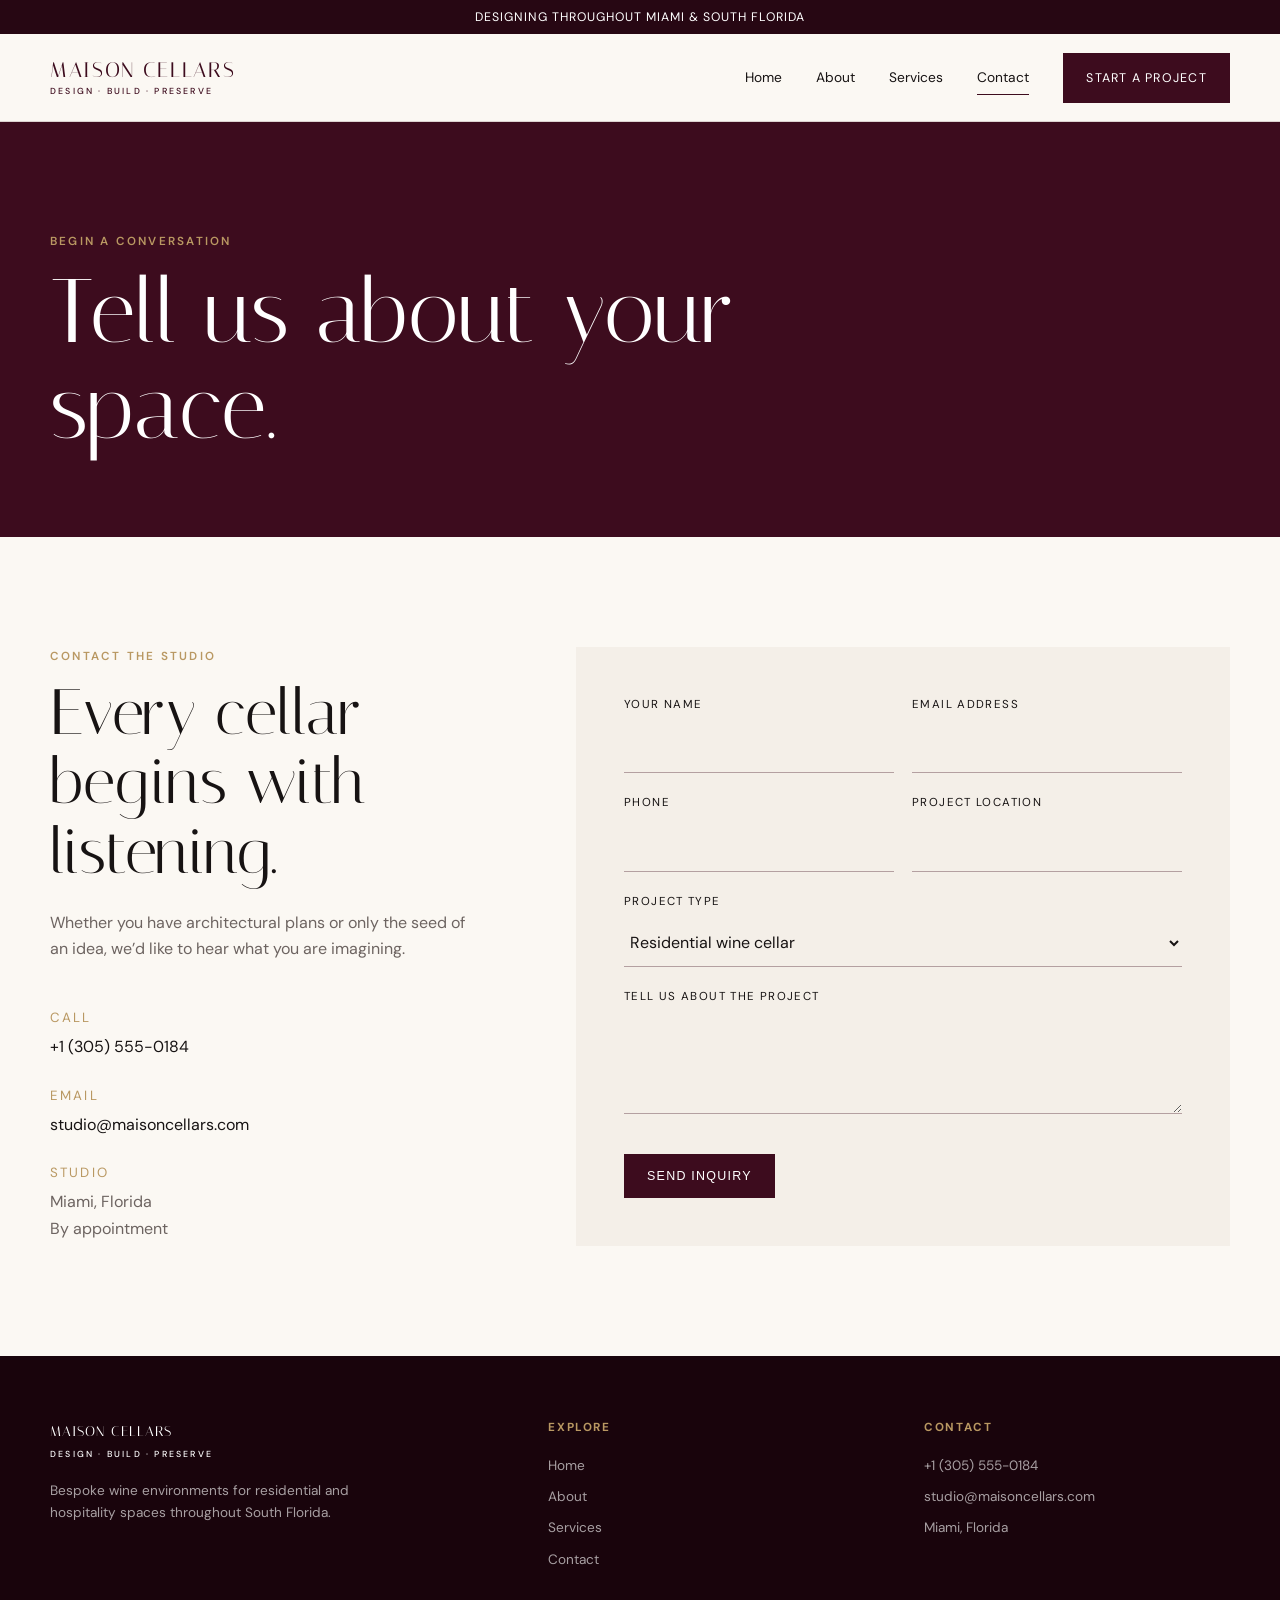
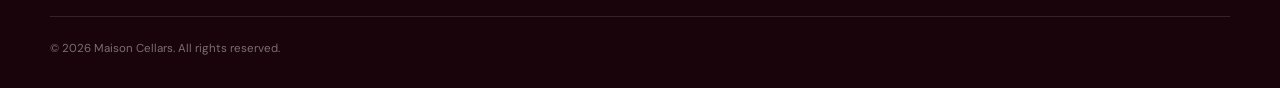
<file: contact.html>
<!doctype html><html lang="en"><head><meta charset="UTF-8"><meta name="viewport" content="width=device-width,initial-scale=1"><title>Contact | Maison Cellars</title><meta name="description" content="Contact Maison Cellars to discuss a custom wine cellar project."><link rel="stylesheet" href="styles.css"></head><body>
<div class="topbar">DESIGNING THROUGHOUT MIAMI & SOUTH FLORIDA</div><header class="header"><div class="wrap nav"><a class="logo" href="index.html">MAISON CELLARS<small>DESIGN · BUILD · PRESERVE</small></a><button class="menu" aria-label="Open navigation">☰</button><nav class="links"><a href="index.html">Home</a><a href="about.html">About</a><a href="index.html#services">Services</a><a class="active" href="contact.html">Contact</a><a class="btn" href="contact.html">Start a Project</a></nav></div></header>
<main><section class="page-hero"><div class="wrap"><div class="eyebrow">Begin a conversation</div><h1>Tell us about your space.</h1></div></section><section class="section"><div class="wrap contact-grid"><div class="contact-info"><div class="eyebrow">Contact the studio</div><h2>Every cellar begins with listening.</h2><p>Whether you have architectural plans or only the seed of an idea, we’d like to hear what you are imagining.</p><div class="details"><div><small>Call</small><a href="tel:+13055550184">+1 (305) 555-0184</a></div><div><small>Email</small><a href="mailto:studio@maisoncellars.com">studio@maisoncellars.com</a></div><div><small>Studio</small><p>Miami, Florida<br>By appointment</p></div></div></div><form class="form"><div class="field-row"><div class="field"><label for="name">Your name</label><input id="name" name="name" required></div><div class="field"><label for="email">Email address</label><input id="email" name="email" type="email" required></div></div><div class="field-row"><div class="field"><label for="phone">Phone</label><input id="phone" name="phone" type="tel"></div><div class="field"><label for="location">Project location</label><input id="location" name="location"></div></div><div class="field"><label for="type">Project type</label><select id="type" name="type"><option>Residential wine cellar</option><option>Glass wine wall</option><option>Commercial / hospitality</option><option>Not sure yet</option></select></div><div class="field"><label for="message">Tell us about the project</label><textarea id="message" name="message" required></textarea></div><button class="btn" type="submit">Send Inquiry</button><p class="success" role="status">Thank you. Your inquiry has been received.</p></form></div></section></main>
<footer class="footer"><div class="wrap"><div class="foot-grid"><div><a class="logo" href="index.html">MAISON CELLARS<small>DESIGN · BUILD · PRESERVE</small></a><p style="margin-top:20px;max-width:360px">Bespoke wine environments for residential and hospitality spaces throughout South Florida.</p></div><div><h4>Explore</h4><nav><a href="index.html">Home</a><a href="about.html">About</a><a href="index.html#services">Services</a><a href="contact.html">Contact</a></nav></div><div><h4>Contact</h4><nav><a href="tel:+13055550184">+1 (305) 555-0184</a><a href="mailto:studio@maisoncellars.com">studio@maisoncellars.com</a><p>Miami, Florida</p></nav></div></div><div class="copyright">© 2026 Maison Cellars. All rights reserved.</div></div></footer><script src="script.js"></script></body></html>
</file>
<file: styles.css>
@import url('https://fonts.googleapis.com/css2?family=DM+Sans:wght@400;500;600&family=Italiana&display=swap');

:root{--wine:#3d0c1e;--wine2:#270713;--cream:#f4efe8;--paper:#fbf8f3;--gold:#b99862;--ink:#171313;--muted:#6d6461;--line:rgba(61,12,30,.16)}
*{box-sizing:border-box}html{scroll-behavior:smooth}body{margin:0;background:var(--paper);color:var(--ink);font-family:'DM Sans',sans-serif;line-height:1.65}img{display:block;width:100%;object-fit:cover}a{color:inherit;text-decoration:none}.wrap{width:min(1180px,calc(100% - 48px));margin:auto}.eyebrow{text-transform:uppercase;letter-spacing:.19em;font-size:.73rem;font-weight:600;color:var(--gold)}h1,h2,h3,.logo{font-family:'Italiana',serif;font-weight:400;line-height:1.08;margin:0}h1{font-size:clamp(3.5rem,8vw,7.5rem);max-width:930px}h2{font-size:clamp(2.4rem,5vw,4.4rem)}h3{font-size:1.65rem}p{margin:0;color:var(--muted)}
.topbar{background:var(--wine2);color:#fff;font-size:.77rem;letter-spacing:.08em;text-align:center;padding:7px}.header{height:88px;display:flex;align-items:center;background:rgba(251,248,243,.97);position:sticky;top:0;z-index:10;border-bottom:1px solid var(--line)}.nav{display:flex;align-items:center;justify-content:space-between}.logo{font-size:1.3rem;letter-spacing:.08em;color:var(--wine)}.logo small{font:500 .55rem 'DM Sans';letter-spacing:.25em;display:block;margin-top:3px}.links{display:flex;align-items:center;gap:34px;font-size:.86rem}.links a{position:relative}.links a:not(.btn):after{content:'';position:absolute;left:0;bottom:-6px;width:0;height:1px;background:var(--wine);transition:.25s}.links a:hover:after,.links a.active:after{width:100%}.btn{display:inline-block;background:var(--wine);color:#fff;padding:14px 22px;border:1px solid var(--wine);font-size:.78rem;text-transform:uppercase;letter-spacing:.1em;transition:.25s}.btn:hover{background:var(--gold);border-color:var(--gold)}.btn.light{background:transparent;border-color:rgba(255,255,255,.55)}.btn.light:hover{background:#fff;color:var(--wine)}.menu{display:none;background:none;border:0;font-size:1.7rem;color:var(--wine)}
.hero{min-height:calc(100vh - 117px);background:linear-gradient(90deg,rgba(25,4,12,.86),rgba(25,4,12,.25)),url('https://cdn.prod.website-files.com/5dede004f88fbc6ecc3bec63/5ecdd6f8585e433d36c03d1f_TCDCD-19-02-0002.jpg') center/cover;color:#fff;display:flex;align-items:end}.hero-inner{padding:110px 0 90px}.hero h1{margin:15px 0 25px}.hero p{color:rgba(255,255,255,.78);font-size:1.08rem;max-width:620px}.hero-actions{display:flex;gap:14px;margin-top:38px}.section{padding:110px 0}.intro{display:grid;grid-template-columns:.7fr 1.3fr;gap:90px;align-items:start}.intro .copy p{font-size:1.07rem;margin-top:26px;max-width:690px}.services{background:var(--cream)}.section-head{display:flex;justify-content:space-between;align-items:end;gap:30px;margin-bottom:48px}.section-head p{max-width:470px}.cards{display:grid;grid-template-columns:repeat(3,1fr);gap:18px}.card{position:relative;min-height:470px;overflow:hidden;color:#fff}.card img{height:100%;position:absolute;inset:0;transition:.6s}.card:after{content:'';position:absolute;inset:0;background:linear-gradient(0deg,rgba(24,5,13,.9),transparent 65%)}.card:hover img{transform:scale(1.035)}.card-text{position:absolute;z-index:2;left:28px;right:28px;bottom:27px}.card-text span{font-size:.69rem;text-transform:uppercase;letter-spacing:.16em;color:#d6bd96}.card-text h3{margin-top:7px}.process{background:var(--wine);color:#fff}.process .section-head p{color:rgba(255,255,255,.65)}.steps{display:grid;grid-template-columns:repeat(4,1fr);border-top:1px solid rgba(255,255,255,.25)}.step{padding:34px 28px;border-right:1px solid rgba(255,255,255,.2)}.step:first-child{padding-left:0}.step:last-child{border:0}.step b{font:400 2.4rem 'Italiana';color:var(--gold)}.step h3{margin:28px 0 12px}.step p{color:rgba(255,255,255,.58);font-size:.9rem}.cta{background:linear-gradient(rgba(25,4,12,.83),rgba(25,4,12,.83)),url('https://rosehillwinecellars.com/cdn/shop/files/about-us-design-services-1400px-min.jpg?v=1717494684&width=1400') center/cover;color:#fff;text-align:center}.cta .wrap{max-width:800px}.cta h2{margin:14px 0 22px}.cta p{color:rgba(255,255,255,.68);margin-bottom:35px}.footer{background:#19040c;color:#fff;padding:62px 0 30px}.foot-grid{display:grid;grid-template-columns:1.4fr 1fr 1fr;gap:70px}.footer .logo{color:#fff}.footer p,.footer a{color:rgba(255,255,255,.62);font-size:.85rem}.footer h4{font-size:.73rem;text-transform:uppercase;letter-spacing:.14em;color:var(--gold);margin:0 0 17px}.footer nav{display:flex;flex-direction:column;gap:9px}.copyright{border-top:1px solid rgba(255,255,255,.12);margin-top:45px;padding-top:22px;font-size:.72rem;color:rgba(255,255,255,.42)}
.page-hero{padding:110px 0 80px;background:var(--wine);color:#fff}.page-hero h1{font-size:clamp(3.2rem,7vw,6.5rem);margin-top:12px}.split{display:grid;grid-template-columns:1fr 1fr;gap:80px;align-items:center}.split img{height:610px}.story p{margin-top:25px;font-size:1.04rem}.stats{display:grid;grid-template-columns:repeat(3,1fr);gap:2px;background:var(--line);margin-top:45px}.stat{background:var(--paper);padding:25px 12px}.stat strong{font:400 2.1rem 'Italiana';color:var(--wine);display:block}.values{display:grid;grid-template-columns:repeat(3,1fr);gap:1px;background:var(--line);border:1px solid var(--line)}.value{background:var(--paper);padding:40px}.value .num{color:var(--gold);font-size:.72rem;letter-spacing:.16em}.value h3{margin:35px 0 15px}
.contact-grid{display:grid;grid-template-columns:.8fr 1.2fr;gap:90px}.contact-info h2{margin:12px 0 24px}.details{margin-top:45px;display:grid;gap:24px}.details small{display:block;text-transform:uppercase;letter-spacing:.16em;color:var(--gold);margin-bottom:5px}.form{background:var(--cream);padding:48px}.field-row{display:grid;grid-template-columns:1fr 1fr;gap:18px}.field{margin-bottom:20px}.field label{display:block;font-size:.72rem;text-transform:uppercase;letter-spacing:.12em;margin-bottom:8px}.field input,.field select,.field textarea{width:100%;background:transparent;border:0;border-bottom:1px solid rgba(61,12,30,.35);padding:12px 2px;font:inherit;color:var(--ink);border-radius:0}.field textarea{min-height:100px;resize:vertical}.form button{cursor:pointer;margin-top:12px}.success{display:none;color:#3a6a42;margin-top:18px}.success.show{display:block}
@media(max-width:800px){.wrap{width:min(100% - 30px,1180px)}.header{height:72px}.menu{display:block}.links{display:none;position:absolute;top:72px;left:0;right:0;background:var(--paper);padding:25px;flex-direction:column;align-items:flex-start;border-bottom:1px solid var(--line)}.links.open{display:flex}.hero{min-height:700px}.hero-inner{padding:80px 0}.hero-actions{flex-direction:column;align-items:flex-start}.section{padding:76px 0}.intro,.split,.contact-grid{grid-template-columns:1fr;gap:45px}.section-head{display:block}.section-head p{margin-top:20px}.cards{grid-template-columns:1fr}.card{min-height:420px}.steps{grid-template-columns:1fr 1fr}.step{border-bottom:1px solid rgba(255,255,255,.2)}.foot-grid,.values{grid-template-columns:1fr}.split img{height:440px;grid-row:1}.contact-grid{gap:55px}.form{padding:30px}.field-row{grid-template-columns:1fr}.page-hero{padding:80px 0 60px}}
@media(max-width:500px){h1{font-size:3.25rem}.steps{grid-template-columns:1fr}.step{padding-left:0}.stats{grid-template-columns:1fr}.stat{text-align:center}.page-hero h1{font-size:3.2rem}}
</file>
